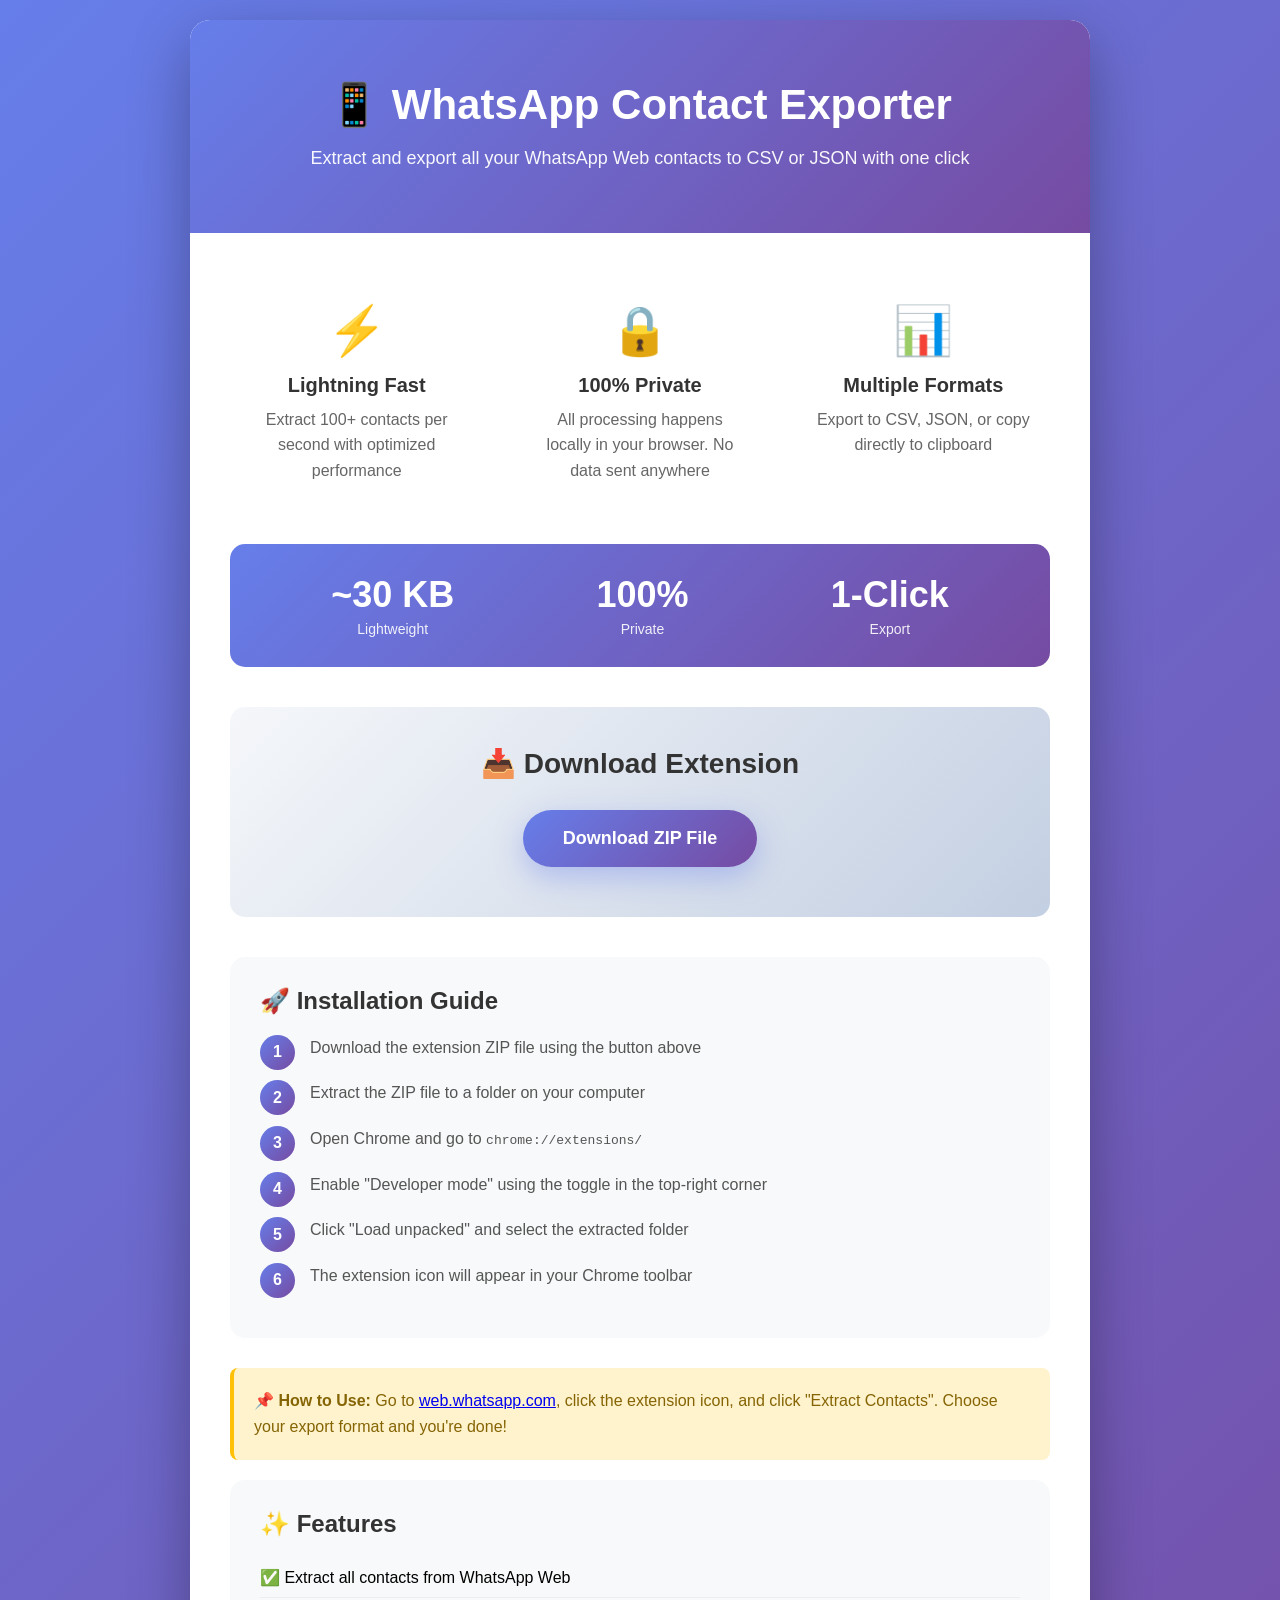
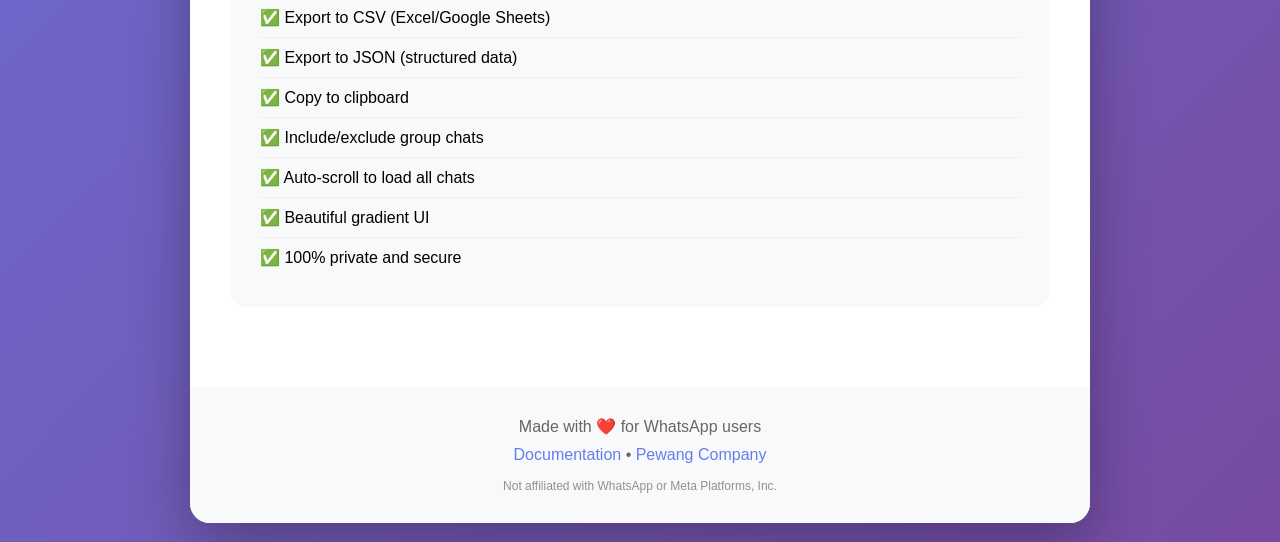
<file: public/index.html>
<!DOCTYPE html>
<html lang="en">
<head>
  <meta charset="UTF-8">
  <meta name="viewport" content="width=device-width, initial-scale=1.0">
  <meta name="description" content="Download WhatsApp Contact Exporter - Extract and export all your WhatsApp Web contacts to CSV or JSON">
  <title>WhatsApp Contact Exporter - Chrome Extension Download</title>
  <link rel="icon" type="image/png" href="/extension/icons/icon48.png">
  <style>
    * {
      margin: 0;
      padding: 0;
      box-sizing: border-box;
    }

    body {
      font-family: -apple-system, BlinkMacSystemFont, 'Segoe UI', Roboto, Oxygen, Ubuntu, Cantarell, sans-serif;
      background: linear-gradient(135deg, #667eea 0%, #764ba2 100%);
      min-height: 100vh;
      display: flex;
      align-items: center;
      justify-content: center;
      padding: 20px;
    }

    .container {
      max-width: 900px;
      background: white;
      border-radius: 20px;
      box-shadow: 0 20px 60px rgba(0, 0, 0, 0.3);
      overflow: hidden;
    }

    .header {
      background: linear-gradient(135deg, #667eea 0%, #764ba2 100%);
      color: white;
      padding: 60px 40px;
      text-align: center;
    }

    .header h1 {
      font-size: 42px;
      margin-bottom: 15px;
      font-weight: 700;
    }

    .header p {
      font-size: 18px;
      opacity: 0.95;
      line-height: 1.6;
    }

    .content {
      padding: 50px 40px;
    }

    .features {
      display: grid;
      grid-template-columns: repeat(auto-fit, minmax(250px, 1fr));
      gap: 30px;
      margin-bottom: 40px;
    }

    .feature {
      text-align: center;
      padding: 20px;
    }

    .feature-icon {
      font-size: 48px;
      margin-bottom: 15px;
    }

    .feature h3 {
      font-size: 20px;
      margin-bottom: 10px;
      color: #333;
    }

    .feature p {
      color: #666;
      line-height: 1.6;
    }

    .download-section {
      background: linear-gradient(135deg, #f5f7fa 0%, #c3cfe2 100%);
      padding: 40px;
      border-radius: 15px;
      text-align: center;
      margin-bottom: 40px;
    }

    .download-section h2 {
      font-size: 28px;
      margin-bottom: 20px;
      color: #333;
    }

    .download-btn {
      display: inline-block;
      background: linear-gradient(135deg, #667eea 0%, #764ba2 100%);
      color: white;
      padding: 18px 40px;
      border-radius: 50px;
      text-decoration: none;
      font-size: 18px;
      font-weight: 600;
      box-shadow: 0 10px 30px rgba(102, 126, 234, 0.4);
      transition: all 0.3s ease;
      margin: 10px;
    }

    .download-btn:hover {
      transform: translateY(-3px);
      box-shadow: 0 15px 40px rgba(102, 126, 234, 0.5);
    }

    .download-btn.secondary {
      background: white;
      color: #667eea;
      border: 2px solid #667eea;
    }

    .download-btn.secondary:hover {
      background: #667eea;
      color: white;
    }

    .installation {
      background: #f8f9fa;
      padding: 30px;
      border-radius: 15px;
      margin-bottom: 30px;
    }

    .installation h3 {
      font-size: 24px;
      margin-bottom: 20px;
      color: #333;
    }

    .steps {
      list-style: none;
      counter-reset: step-counter;
    }

    .steps li {
      counter-increment: step-counter;
      margin-bottom: 20px;
      padding-left: 50px;
      position: relative;
      line-height: 1.6;
      color: #555;
    }

    .steps li::before {
      content: counter(step-counter);
      position: absolute;
      left: 0;
      top: 0;
      background: linear-gradient(135deg, #667eea 0%, #764ba2 100%);
      color: white;
      width: 35px;
      height: 35px;
      border-radius: 50%;
      display: flex;
      align-items: center;
      justify-content: center;
      font-weight: bold;
    }

    .info-box {
      background: #fff3cd;
      border-left: 4px solid #ffc107;
      padding: 20px;
      border-radius: 8px;
      margin: 20px 0;
    }

    .info-box p {
      color: #856404;
      line-height: 1.6;
    }

    .footer {
      text-align: center;
      padding: 30px;
      background: #f8f9fa;
      color: #666;
    }

    .footer a {
      color: #667eea;
      text-decoration: none;
    }

    .footer a:hover {
      text-decoration: underline;
    }

    .stats {
      display: flex;
      justify-content: space-around;
      margin: 40px 0;
      padding: 30px;
      background: linear-gradient(135deg, #667eea 0%, #764ba2 100%);
      border-radius: 15px;
      color: white;
    }

    .stat {
      text-align: center;
    }

    .stat-number {
      font-size: 36px;
      font-weight: bold;
      margin-bottom: 5px;
    }

    .stat-label {
      font-size: 14px;
      opacity: 0.9;
    }

    @media (max-width: 768px) {
      .header h1 {
        font-size: 32px;
      }

      .header p {
        font-size: 16px;
      }

      .content {
        padding: 30px 20px;
      }

      .features {
        grid-template-columns: 1fr;
      }

      .stats {
        flex-direction: column;
        gap: 20px;
      }
    }
  </style>
</head>
<body>
  <div class="container">
    <div class="header">
      <h1>📱 WhatsApp Contact Exporter</h1>
      <p>Extract and export all your WhatsApp Web contacts to CSV or JSON with one click</p>
    </div>

    <div class="content">
      <div class="features">
        <div class="feature">
          <div class="feature-icon">⚡</div>
          <h3>Lightning Fast</h3>
          <p>Extract 100+ contacts per second with optimized performance</p>
        </div>
        <div class="feature">
          <div class="feature-icon">🔒</div>
          <h3>100% Private</h3>
          <p>All processing happens locally in your browser. No data sent anywhere</p>
        </div>
        <div class="feature">
          <div class="feature-icon">📊</div>
          <h3>Multiple Formats</h3>
          <p>Export to CSV, JSON, or copy directly to clipboard</p>
        </div>
      </div>

      <div class="stats">
        <div class="stat">
          <div class="stat-number">~30 KB</div>
          <div class="stat-label">Lightweight</div>
        </div>
        <div class="stat">
          <div class="stat-number">100%</div>
          <div class="stat-label">Private</div>
        </div>
        <div class="stat">
          <div class="stat-number">1-Click</div>
          <div class="stat-label">Export</div>
        </div>
      </div>

      <div class="download-section">
        <h2>📥 Download Extension</h2>
        <a href="/extension.zip" class="download-btn" download>
          Download ZIP File
        </a>
      </div>

      <div class="installation">
        <h3>🚀 Installation Guide</h3>
        <ol class="steps">
          <li>Download the extension ZIP file using the button above</li>
          <li>Extract the ZIP file to a folder on your computer</li>
          <li>Open Chrome and go to <code>chrome://extensions/</code></li>
          <li>Enable "Developer mode" using the toggle in the top-right corner</li>
          <li>Click "Load unpacked" and select the extracted folder</li>
          <li>The extension icon will appear in your Chrome toolbar</li>
        </ol>
      </div>

      <div class="info-box">
        <p><strong>📌 How to Use:</strong> Go to <a href="https://web.whatsapp.com" target="_blank">web.whatsapp.com</a>, click the extension icon, and click "Extract Contacts". Choose your export format and you're done!</p>
      </div>

      <div class="installation">
        <h3>✨ Features</h3>
        <ul style="list-style: none; padding-left: 0;">
          <li style="padding: 10px 0; border-bottom: 1px solid #eee;">✅ Extract all contacts from WhatsApp Web</li>
          <li style="padding: 10px 0; border-bottom: 1px solid #eee;">✅ Export to CSV (Excel/Google Sheets)</li>
          <li style="padding: 10px 0; border-bottom: 1px solid #eee;">✅ Export to JSON (structured data)</li>
          <li style="padding: 10px 0; border-bottom: 1px solid #eee;">✅ Copy to clipboard</li>
          <li style="padding: 10px 0; border-bottom: 1px solid #eee;">✅ Include/exclude group chats</li>
          <li style="padding: 10px 0; border-bottom: 1px solid #eee;">✅ Auto-scroll to load all chats</li>
          <li style="padding: 10px 0; border-bottom: 1px solid #eee;">✅ Beautiful gradient UI</li>
          <li style="padding: 10px 0;">✅ 100% private and secure</li>
        </ul>
      </div>
    </div>

    <div class="footer">
      <p>Made with ❤️ for WhatsApp users</p>
      <p style="margin-top: 10px;">
        <a href="/docs.html" target="_blank">Documentation</a> • 
        <a href="https://pewang.company" target="_blank">Pewang Company</a>
      </p>
      <p style="margin-top: 15px; font-size: 12px; opacity: 0.7;">
        Not affiliated with WhatsApp or Meta Platforms, Inc.
      </p>
    </div>
  </div>
</body>
</html>
</file>
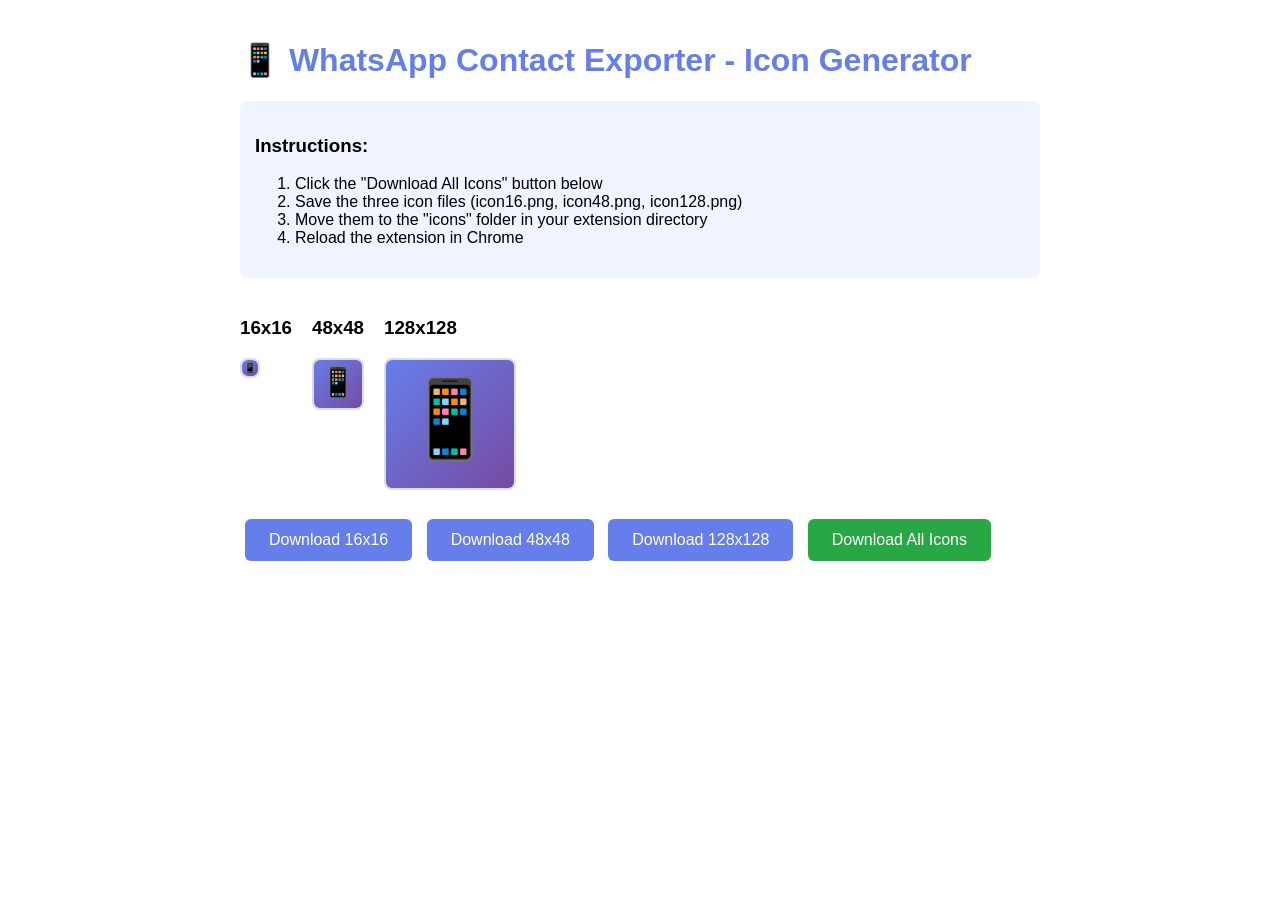
<file: create-icons.html>
<!DOCTYPE html>
<html lang="en">
<head>
  <meta charset="UTF-8">
  <meta name="viewport" content="width=device-width, initial-scale=1.0">
  <title>Create Extension Icons</title>
  <style>
    body {
      font-family: Arial, sans-serif;
      padding: 20px;
      max-width: 800px;
      margin: 0 auto;
    }
    h1 {
      color: #667eea;
    }
    .icon-container {
      display: flex;
      gap: 20px;
      margin: 20px 0;
    }
    canvas {
      border: 2px solid #ddd;
      border-radius: 8px;
    }
    button {
      background: #667eea;
      color: white;
      border: none;
      padding: 12px 24px;
      border-radius: 6px;
      cursor: pointer;
      font-size: 16px;
      margin: 5px;
    }
    button:hover {
      background: #764ba2;
    }
    .instructions {
      background: #f0f4ff;
      padding: 15px;
      border-radius: 8px;
      margin: 20px 0;
    }
  </style>
</head>
<body>
  <h1>📱 WhatsApp Contact Exporter - Icon Generator</h1>
  
  <div class="instructions">
    <h3>Instructions:</h3>
    <ol>
      <li>Click the "Download All Icons" button below</li>
      <li>Save the three icon files (icon16.png, icon48.png, icon128.png)</li>
      <li>Move them to the "icons" folder in your extension directory</li>
      <li>Reload the extension in Chrome</li>
    </ol>
  </div>

  <div class="icon-container">
    <div>
      <h3>16x16</h3>
      <canvas id="icon16" width="16" height="16"></canvas>
    </div>
    <div>
      <h3>48x48</h3>
      <canvas id="icon48" width="48" height="48"></canvas>
    </div>
    <div>
      <h3>128x128</h3>
      <canvas id="icon128" width="128" height="128"></canvas>
    </div>
  </div>

  <div>
    <button onclick="downloadIcon('icon16', 'icon16.png')">Download 16x16</button>
    <button onclick="downloadIcon('icon48', 'icon48.png')">Download 48x48</button>
    <button onclick="downloadIcon('icon128', 'icon128.png')">Download 128x128</button>
    <button onclick="downloadAllIcons()" style="background: #28a745;">Download All Icons</button>
  </div>

  <script>
    function drawIcon(canvasId, size) {
      const canvas = document.getElementById(canvasId);
      const ctx = canvas.getContext('2d');
      
      // Background gradient
      const gradient = ctx.createLinearGradient(0, 0, size, size);
      gradient.addColorStop(0, '#667eea');
      gradient.addColorStop(1, '#764ba2');
      ctx.fillStyle = gradient;
      ctx.fillRect(0, 0, size, size);
      
      // Draw phone icon
      ctx.fillStyle = 'white';
      ctx.font = `bold ${size * 0.6}px Arial`;
      ctx.textAlign = 'center';
      ctx.textBaseline = 'middle';
      ctx.fillText('📱', size / 2, size / 2);
    }

    function downloadIcon(canvasId, filename) {
      const canvas = document.getElementById(canvasId);
      const link = document.createElement('a');
      link.download = filename;
      link.href = canvas.toDataURL('image/png');
      link.click();
    }

    function downloadAllIcons() {
      setTimeout(() => downloadIcon('icon16', 'icon16.png'), 100);
      setTimeout(() => downloadIcon('icon48', 'icon48.png'), 300);
      setTimeout(() => downloadIcon('icon128', 'icon128.png'), 500);
      alert('Downloading all icons! Check your downloads folder.');
    }

    // Draw icons on page load
    drawIcon('icon16', 16);
    drawIcon('icon48', 48);
    drawIcon('icon128', 128);
  </script>
</body>
</html>
</file>
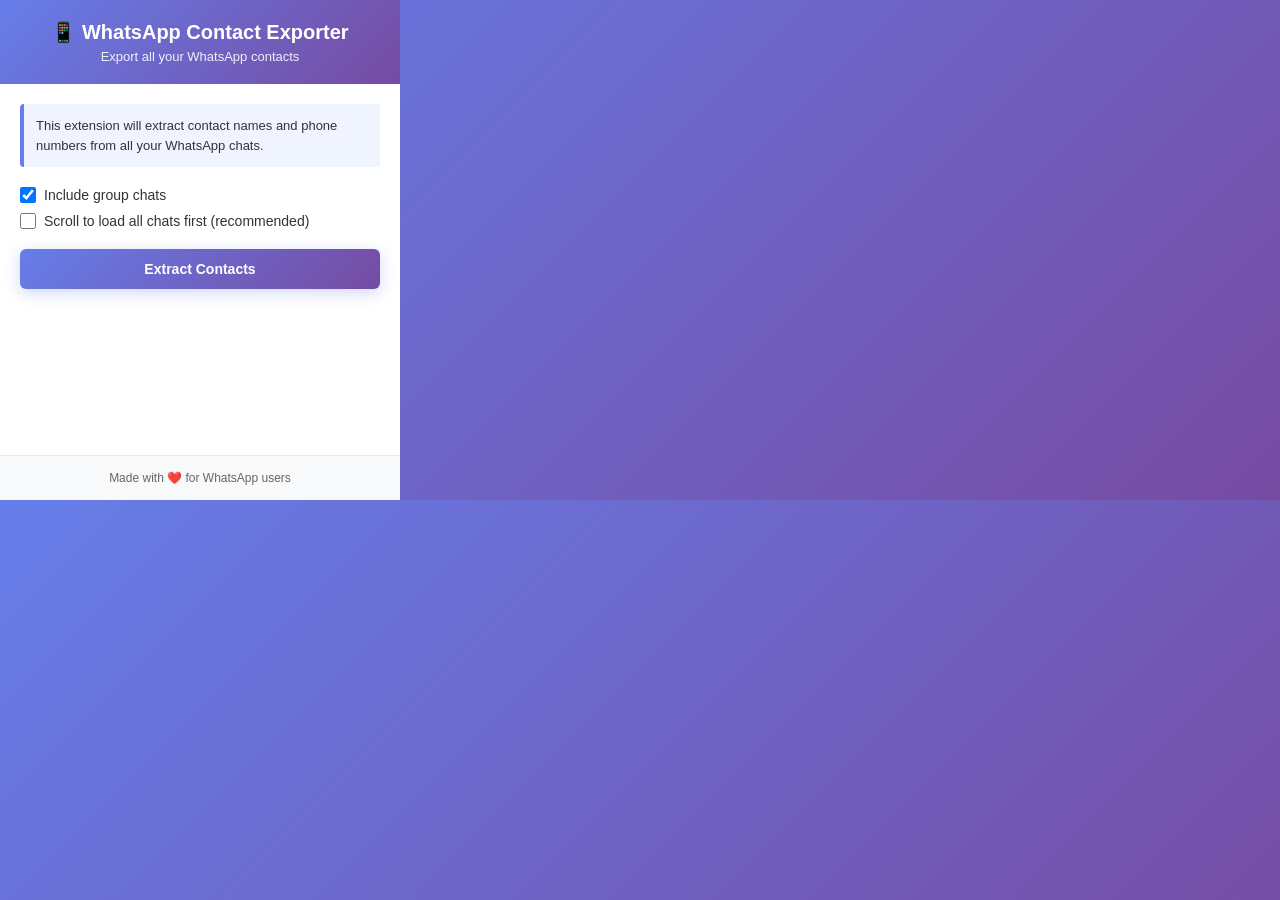
<file: popup.html>
<!DOCTYPE html>
<html lang="en">
<head>
  <meta charset="UTF-8">
  <meta name="viewport" content="width=device-width, initial-scale=1.0">
  <title>WhatsApp Contact Exporter</title>
  <link rel="stylesheet" href="popup.css">
</head>
<body>
  <div class="container">
    <div class="header">
      <h1>📱 WhatsApp Contact Exporter</h1>
      <p class="subtitle">Export all your WhatsApp contacts</p>
    </div>

    <div id="status" class="status hidden"></div>

    <div id="notWhatsApp" class="warning hidden">
      <p>⚠️ Please open WhatsApp Web first!</p>
      <p class="small">Navigate to <a href="https://web.whatsapp.com" target="_blank">web.whatsapp.com</a></p>
    </div>

    <div id="mainContent" class="main-content">
      <div class="info-box">
        <p>This extension will extract contact names and phone numbers from all your WhatsApp chats.</p>
      </div>

      <div class="options">
        <label class="checkbox-label">
          <input type="checkbox" id="includeGroups" checked>
          <span>Include group chats</span>
        </label>
        <label class="checkbox-label">
          <input type="checkbox" id="scrollFirst">
          <span>Scroll to load all chats first (recommended)</span>
        </label>
      </div>

      <div class="button-group">
        <button id="extractBtn" class="btn btn-primary">
          <span class="btn-text">Extract Contacts</span>
          <span class="btn-loader hidden">⏳</span>
        </button>
      </div>

      <div id="results" class="results hidden">
        <div class="results-header">
          <h3>Results</h3>
          <p id="resultCount"></p>
        </div>
        
        <div class="export-buttons">
          <button id="exportCsvBtn" class="btn btn-secondary">
            📄 Export as CSV
          </button>
          <button id="exportJsonBtn" class="btn btn-secondary">
            📋 Export as JSON
          </button>
          <button id="copyBtn" class="btn btn-secondary">
            📋 Copy to Clipboard
          </button>
        </div>

        <div class="preview">
          <h4>Preview (first 10 contacts):</h4>
          <div id="previewList" class="preview-list"></div>
        </div>
      </div>
    </div>

    <div class="footer">
      <p class="small">Made with ❤️ for WhatsApp users</p>
    </div>
  </div>

  <script src="popup.js"></script>
</body>
</html>
</file>
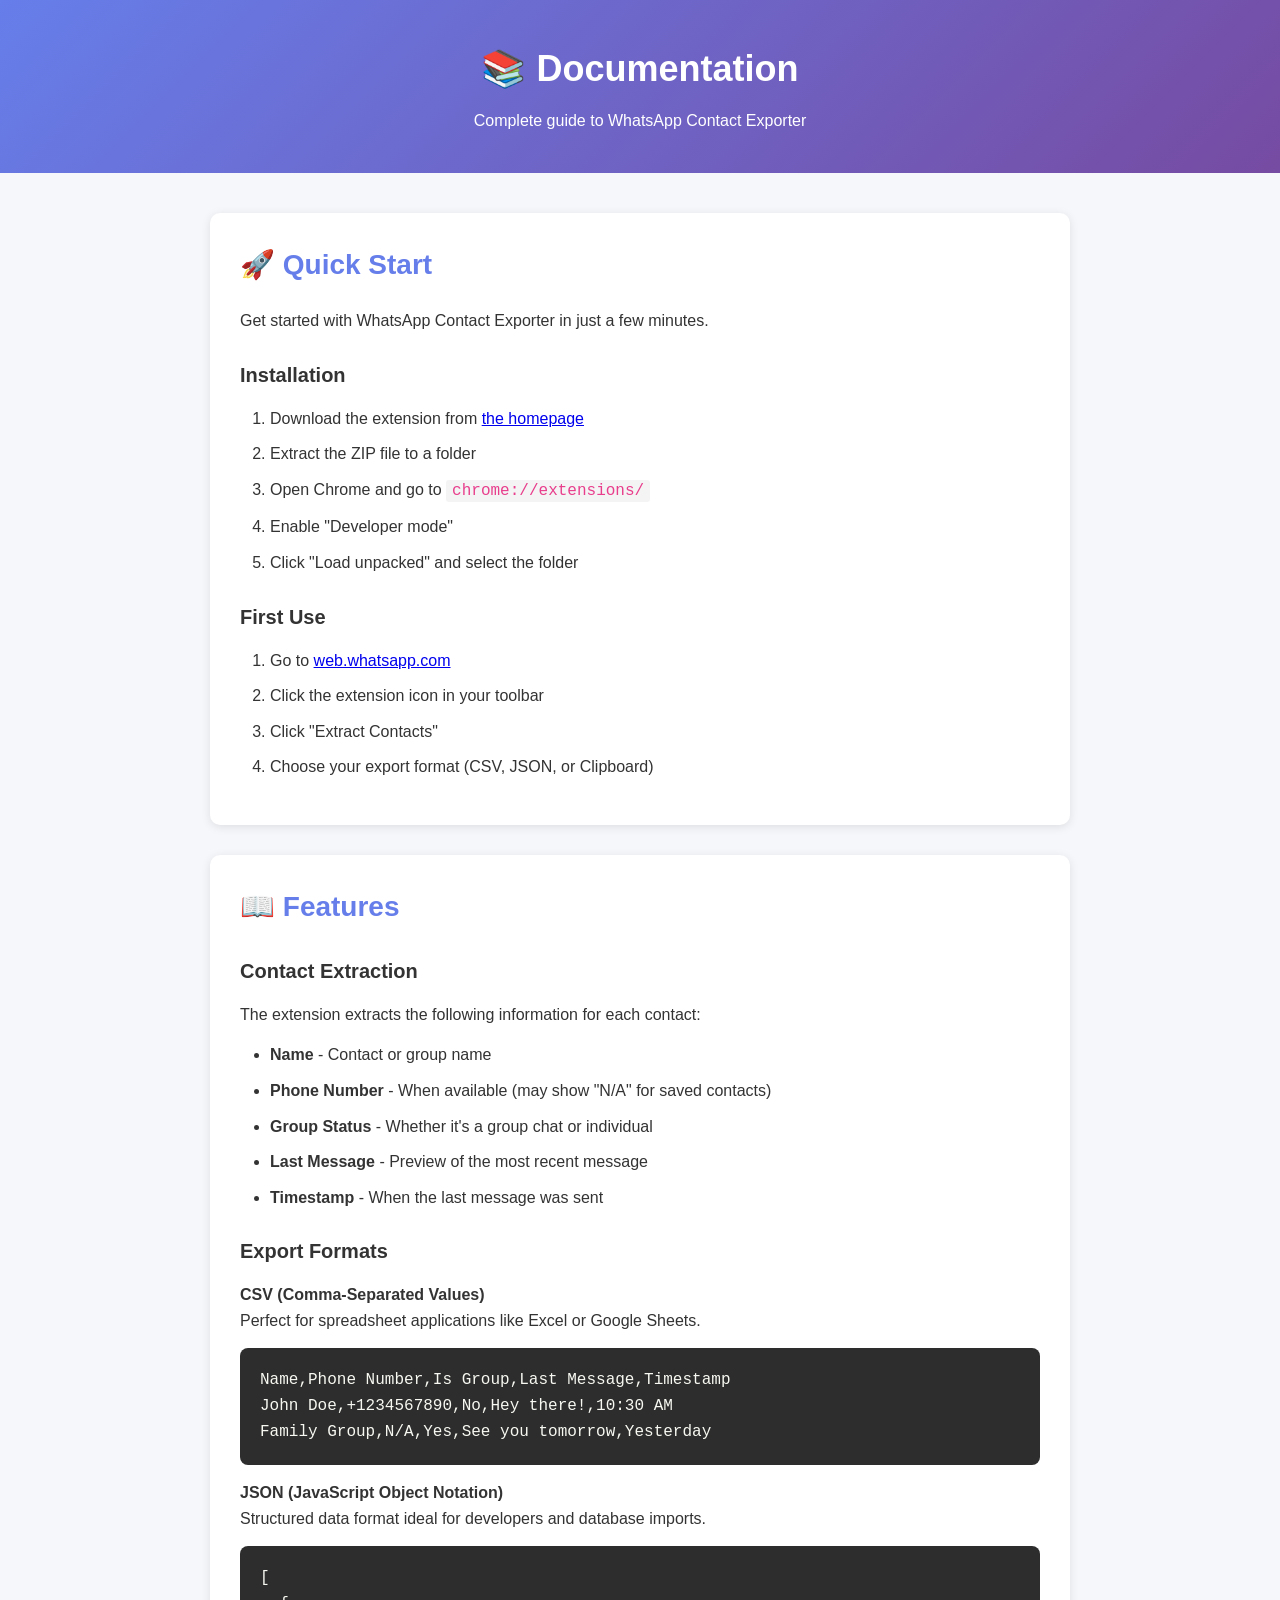
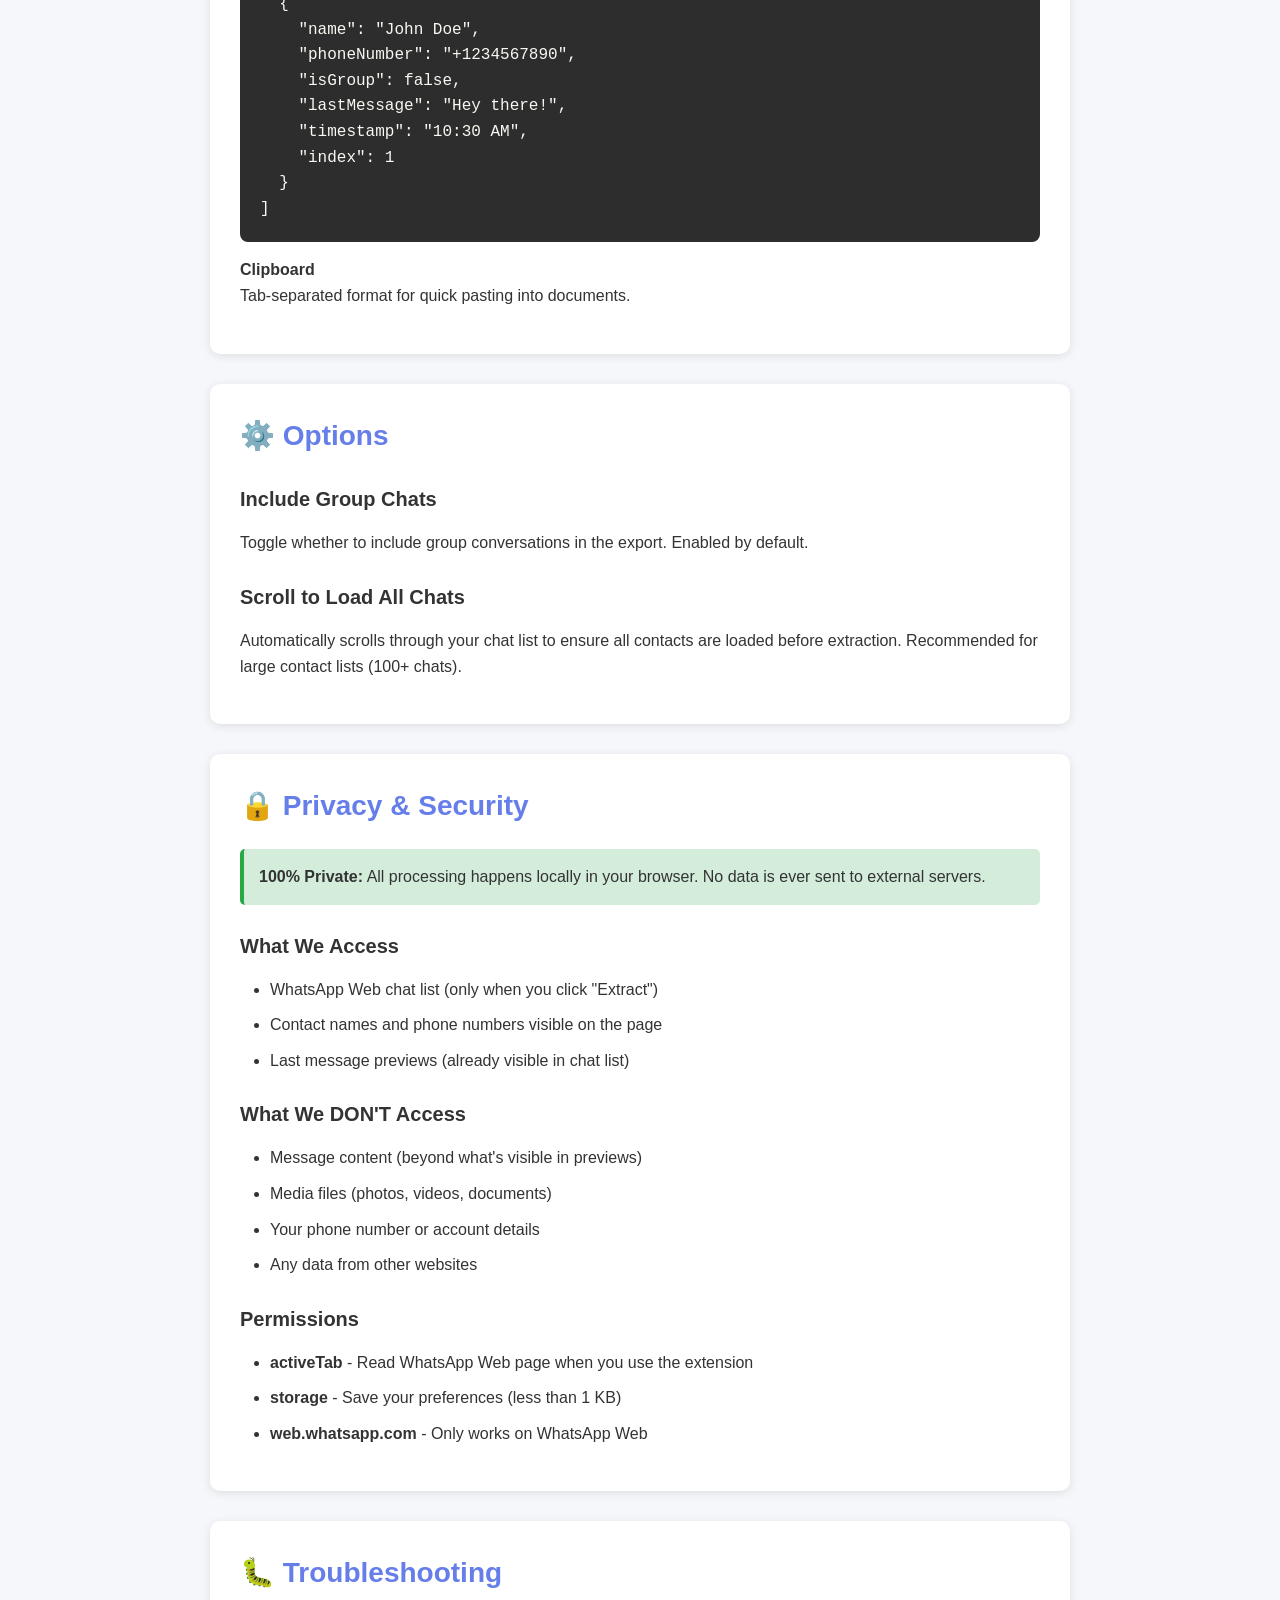
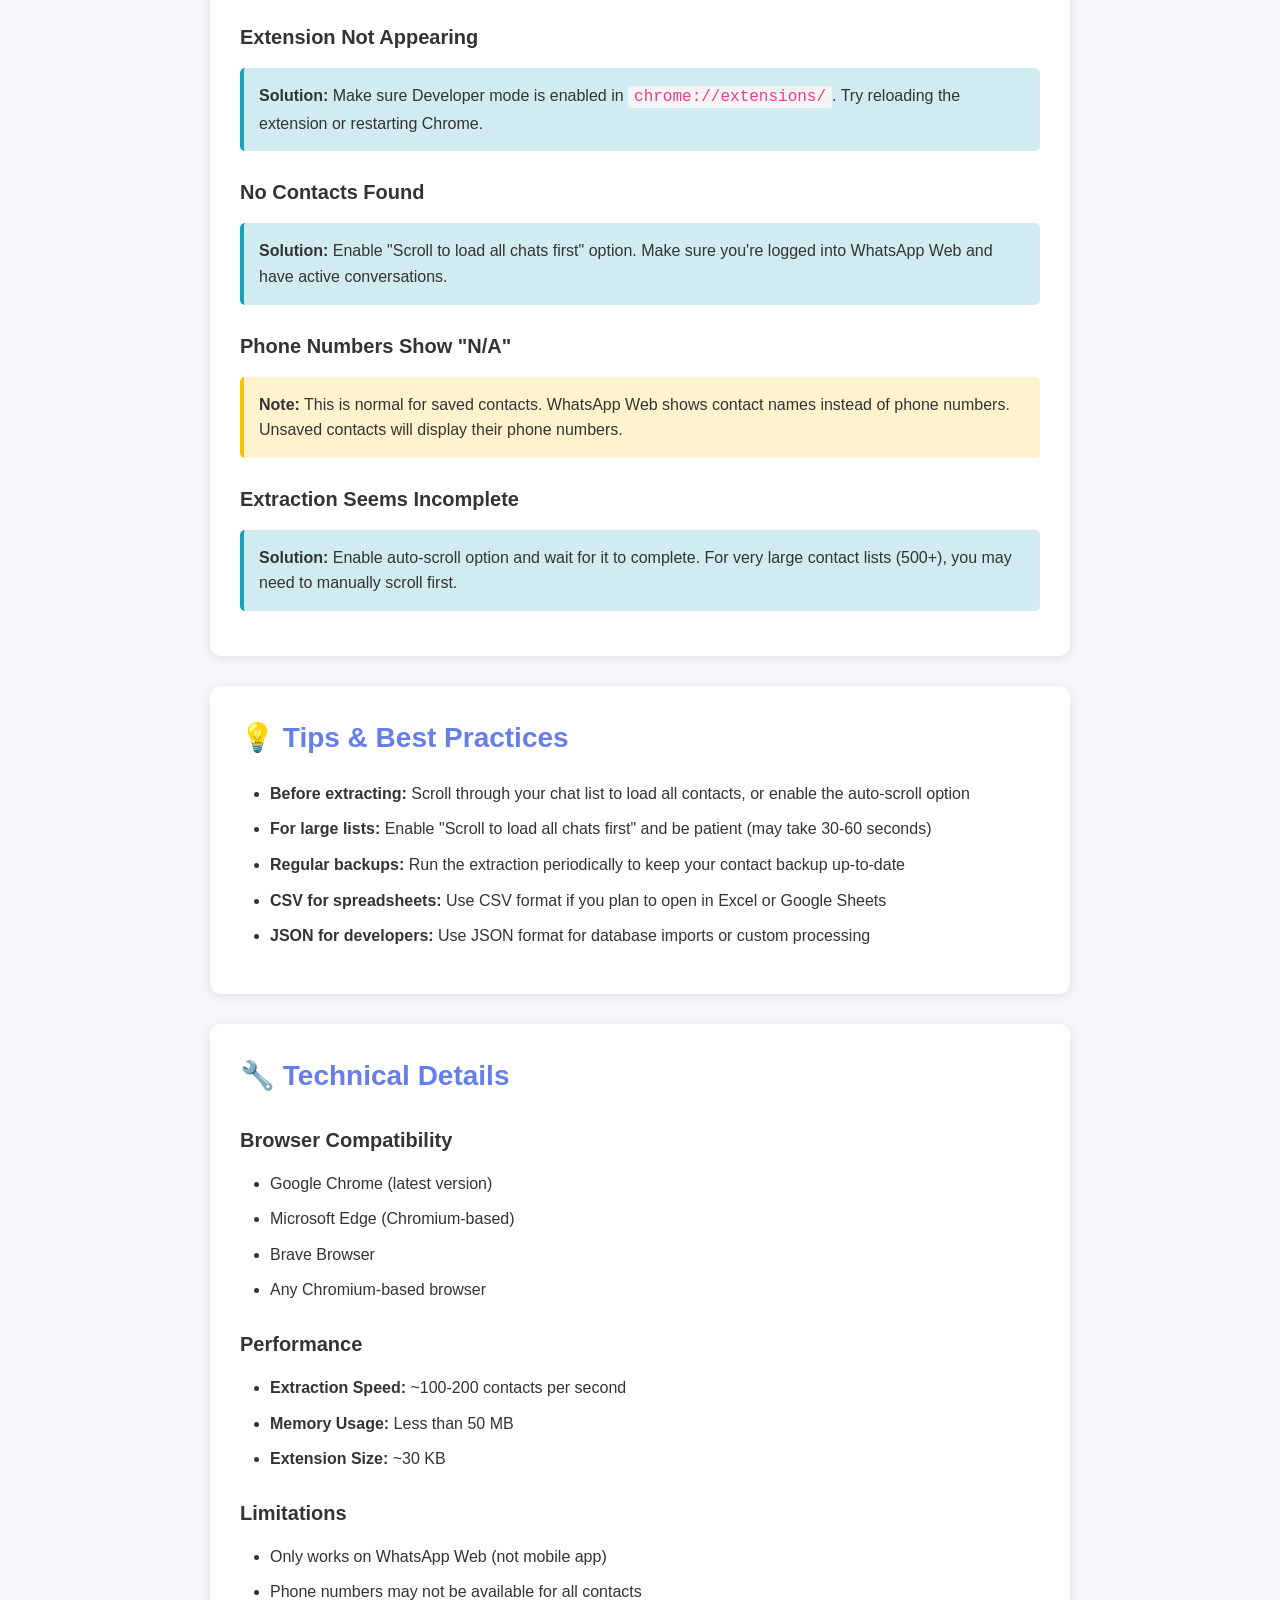
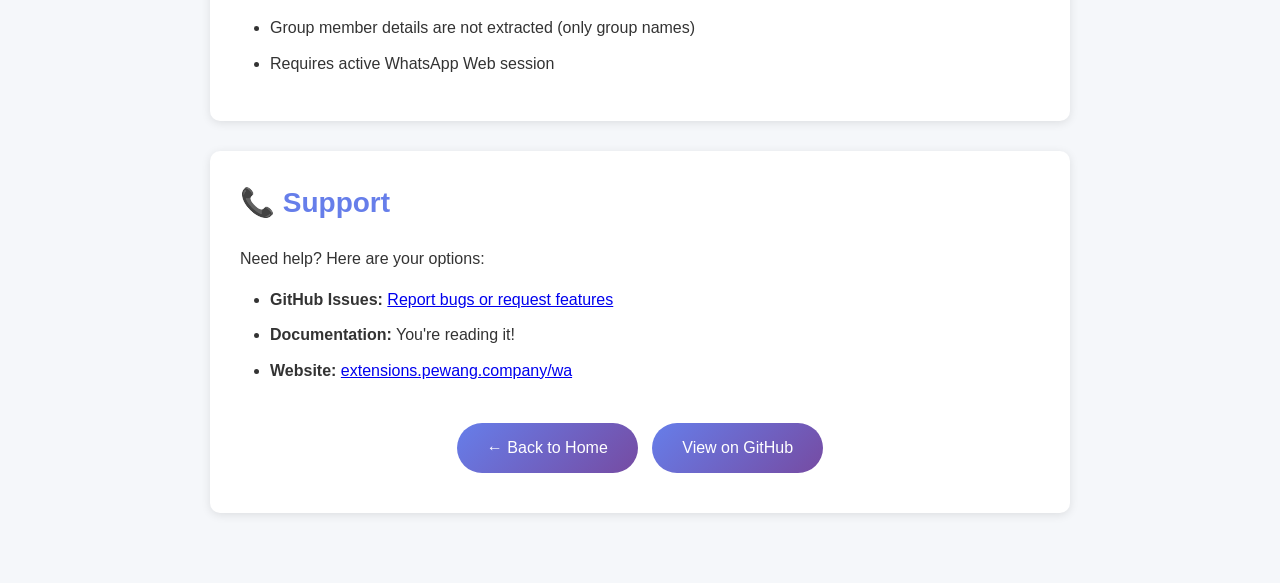
<file: public/docs.html>
<!DOCTYPE html>
<html lang="en">
<head>
  <meta charset="UTF-8">
  <meta name="viewport" content="width=device-width, initial-scale=1.0">
  <title>Documentation - WhatsApp Contact Exporter</title>
  <link rel="icon" type="image/png" href="/extension/icons/icon48.png">
  <style>
    * {
      margin: 0;
      padding: 0;
      box-sizing: border-box;
    }

    body {
      font-family: -apple-system, BlinkMacSystemFont, 'Segoe UI', Roboto, Oxygen, Ubuntu, Cantarell, sans-serif;
      line-height: 1.6;
      color: #333;
      background: #f5f7fa;
    }

    .header {
      background: linear-gradient(135deg, #667eea 0%, #764ba2 100%);
      color: white;
      padding: 40px 20px;
      text-align: center;
    }

    .header h1 {
      font-size: 36px;
      margin-bottom: 10px;
    }

    .container {
      max-width: 900px;
      margin: 0 auto;
      padding: 40px 20px;
    }

    .doc-section {
      background: white;
      padding: 30px;
      margin-bottom: 30px;
      border-radius: 10px;
      box-shadow: 0 2px 10px rgba(0, 0, 0, 0.1);
    }

    .doc-section h2 {
      color: #667eea;
      margin-bottom: 20px;
      font-size: 28px;
    }

    .doc-section h3 {
      color: #333;
      margin: 25px 0 15px 0;
      font-size: 20px;
    }

    .doc-section p {
      margin-bottom: 15px;
    }

    .doc-section ul, .doc-section ol {
      margin-left: 30px;
      margin-bottom: 15px;
    }

    .doc-section li {
      margin-bottom: 10px;
    }

    code {
      background: #f4f4f4;
      padding: 2px 6px;
      border-radius: 3px;
      font-family: 'Courier New', monospace;
      color: #e83e8c;
    }

    pre {
      background: #2d2d2d;
      color: #f8f8f2;
      padding: 20px;
      border-radius: 8px;
      overflow-x: auto;
      margin: 15px 0;
    }

    pre code {
      background: none;
      color: #f8f8f2;
      padding: 0;
    }

    .btn {
      display: inline-block;
      background: linear-gradient(135deg, #667eea 0%, #764ba2 100%);
      color: white;
      padding: 12px 30px;
      border-radius: 25px;
      text-decoration: none;
      margin: 10px 5px;
      transition: transform 0.3s ease;
    }

    .btn:hover {
      transform: translateY(-2px);
    }

    .warning {
      background: #fff3cd;
      border-left: 4px solid #ffc107;
      padding: 15px;
      margin: 15px 0;
      border-radius: 5px;
    }

    .info {
      background: #d1ecf1;
      border-left: 4px solid #17a2b8;
      padding: 15px;
      margin: 15px 0;
      border-radius: 5px;
    }

    .success {
      background: #d4edda;
      border-left: 4px solid #28a745;
      padding: 15px;
      margin: 15px 0;
      border-radius: 5px;
    }
  </style>
</head>
<body>
  <div class="header">
    <h1>📚 Documentation</h1>
    <p>Complete guide to WhatsApp Contact Exporter</p>
  </div>

  <div class="container">
    <div class="doc-section">
      <h2>🚀 Quick Start</h2>
      <p>Get started with WhatsApp Contact Exporter in just a few minutes.</p>
      
      <h3>Installation</h3>
      <ol>
        <li>Download the extension from <a href="/">the homepage</a></li>
        <li>Extract the ZIP file to a folder</li>
        <li>Open Chrome and go to <code>chrome://extensions/</code></li>
        <li>Enable "Developer mode"</li>
        <li>Click "Load unpacked" and select the folder</li>
      </ol>

      <h3>First Use</h3>
      <ol>
        <li>Go to <a href="https://web.whatsapp.com" target="_blank">web.whatsapp.com</a></li>
        <li>Click the extension icon in your toolbar</li>
        <li>Click "Extract Contacts"</li>
        <li>Choose your export format (CSV, JSON, or Clipboard)</li>
      </ol>
    </div>

    <div class="doc-section">
      <h2>📖 Features</h2>
      
      <h3>Contact Extraction</h3>
      <p>The extension extracts the following information for each contact:</p>
      <ul>
        <li><strong>Name</strong> - Contact or group name</li>
        <li><strong>Phone Number</strong> - When available (may show "N/A" for saved contacts)</li>
        <li><strong>Group Status</strong> - Whether it's a group chat or individual</li>
        <li><strong>Last Message</strong> - Preview of the most recent message</li>
        <li><strong>Timestamp</strong> - When the last message was sent</li>
      </ul>

      <h3>Export Formats</h3>
      
      <h4>CSV (Comma-Separated Values)</h4>
      <p>Perfect for spreadsheet applications like Excel or Google Sheets.</p>
      <pre><code>Name,Phone Number,Is Group,Last Message,Timestamp
John Doe,+1234567890,No,Hey there!,10:30 AM
Family Group,N/A,Yes,See you tomorrow,Yesterday</code></pre>

      <h4>JSON (JavaScript Object Notation)</h4>
      <p>Structured data format ideal for developers and database imports.</p>
      <pre><code>[
  {
    "name": "John Doe",
    "phoneNumber": "+1234567890",
    "isGroup": false,
    "lastMessage": "Hey there!",
    "timestamp": "10:30 AM",
    "index": 1
  }
]</code></pre>

      <h4>Clipboard</h4>
      <p>Tab-separated format for quick pasting into documents.</p>
    </div>

    <div class="doc-section">
      <h2>⚙️ Options</h2>
      
      <h3>Include Group Chats</h3>
      <p>Toggle whether to include group conversations in the export. Enabled by default.</p>

      <h3>Scroll to Load All Chats</h3>
      <p>Automatically scrolls through your chat list to ensure all contacts are loaded before extraction. Recommended for large contact lists (100+ chats).</p>
    </div>

    <div class="doc-section">
      <h2>🔒 Privacy & Security</h2>
      
      <div class="success">
        <strong>100% Private:</strong> All processing happens locally in your browser. No data is ever sent to external servers.
      </div>

      <h3>What We Access</h3>
      <ul>
        <li>WhatsApp Web chat list (only when you click "Extract")</li>
        <li>Contact names and phone numbers visible on the page</li>
        <li>Last message previews (already visible in chat list)</li>
      </ul>

      <h3>What We DON'T Access</h3>
      <ul>
        <li>Message content (beyond what's visible in previews)</li>
        <li>Media files (photos, videos, documents)</li>
        <li>Your phone number or account details</li>
        <li>Any data from other websites</li>
      </ul>

      <h3>Permissions</h3>
      <ul>
        <li><strong>activeTab</strong> - Read WhatsApp Web page when you use the extension</li>
        <li><strong>storage</strong> - Save your preferences (less than 1 KB)</li>
        <li><strong>web.whatsapp.com</strong> - Only works on WhatsApp Web</li>
      </ul>
    </div>

    <div class="doc-section">
      <h2>🐛 Troubleshooting</h2>
      
      <h3>Extension Not Appearing</h3>
      <div class="info">
        <strong>Solution:</strong> Make sure Developer mode is enabled in <code>chrome://extensions/</code>. Try reloading the extension or restarting Chrome.
      </div>

      <h3>No Contacts Found</h3>
      <div class="info">
        <strong>Solution:</strong> Enable "Scroll to load all chats first" option. Make sure you're logged into WhatsApp Web and have active conversations.
      </div>

      <h3>Phone Numbers Show "N/A"</h3>
      <div class="warning">
        <strong>Note:</strong> This is normal for saved contacts. WhatsApp Web shows contact names instead of phone numbers. Unsaved contacts will display their phone numbers.
      </div>

      <h3>Extraction Seems Incomplete</h3>
      <div class="info">
        <strong>Solution:</strong> Enable auto-scroll option and wait for it to complete. For very large contact lists (500+), you may need to manually scroll first.
      </div>
    </div>

    <div class="doc-section">
      <h2>💡 Tips & Best Practices</h2>
      
      <ul>
        <li><strong>Before extracting:</strong> Scroll through your chat list to load all contacts, or enable the auto-scroll option</li>
        <li><strong>For large lists:</strong> Enable "Scroll to load all chats first" and be patient (may take 30-60 seconds)</li>
        <li><strong>Regular backups:</strong> Run the extraction periodically to keep your contact backup up-to-date</li>
        <li><strong>CSV for spreadsheets:</strong> Use CSV format if you plan to open in Excel or Google Sheets</li>
        <li><strong>JSON for developers:</strong> Use JSON format for database imports or custom processing</li>
      </ul>
    </div>

    <div class="doc-section">
      <h2>🔧 Technical Details</h2>
      
      <h3>Browser Compatibility</h3>
      <ul>
        <li>Google Chrome (latest version)</li>
        <li>Microsoft Edge (Chromium-based)</li>
        <li>Brave Browser</li>
        <li>Any Chromium-based browser</li>
      </ul>

      <h3>Performance</h3>
      <ul>
        <li><strong>Extraction Speed:</strong> ~100-200 contacts per second</li>
        <li><strong>Memory Usage:</strong> Less than 50 MB</li>
        <li><strong>Extension Size:</strong> ~30 KB</li>
      </ul>

      <h3>Limitations</h3>
      <ul>
        <li>Only works on WhatsApp Web (not mobile app)</li>
        <li>Phone numbers may not be available for all contacts</li>
        <li>Group member details are not extracted (only group names)</li>
        <li>Requires active WhatsApp Web session</li>
      </ul>
    </div>

    <div class="doc-section">
      <h2>📞 Support</h2>
      <p>Need help? Here are your options:</p>
      <ul>
        <li><strong>GitHub Issues:</strong> <a href="https://github.com/pewang-company/whatsapp-contact-exporter/issues" target="_blank">Report bugs or request features</a></li>
        <li><strong>Documentation:</strong> You're reading it!</li>
        <li><strong>Website:</strong> <a href="/">extensions.pewang.company/wa</a></li>
      </ul>
      
      <div style="text-align: center; margin-top: 30px;">
        <a href="/" class="btn">← Back to Home</a>
        <a href="https://github.com/pewang-company/whatsapp-contact-exporter" class="btn" target="_blank">View on GitHub</a>
      </div>
    </div>
  </div>
</body>
</html>
</file>
<file: popup.css>
* {
  margin: 0;
  padding: 0;
  box-sizing: border-box;
}

body {
  font-family: -apple-system, BlinkMacSystemFont, 'Segoe UI', Roboto, Oxygen, Ubuntu, Cantarell, sans-serif;
  width: 400px;
  min-height: 500px;
  background: linear-gradient(135deg, #667eea 0%, #764ba2 100%);
  color: #333;
}

.container {
  background: white;
  min-height: 500px;
  display: flex;
  flex-direction: column;
}

.header {
  background: linear-gradient(135deg, #667eea 0%, #764ba2 100%);
  color: white;
  padding: 20px;
  text-align: center;
}

.header h1 {
  font-size: 20px;
  margin-bottom: 5px;
  font-weight: 600;
}

.subtitle {
  font-size: 13px;
  opacity: 0.9;
}

.main-content {
  padding: 20px;
  flex: 1;
}

.info-box {
  background: #f0f4ff;
  border-left: 4px solid #667eea;
  padding: 12px;
  margin-bottom: 20px;
  border-radius: 4px;
  font-size: 13px;
  line-height: 1.5;
}

.options {
  margin-bottom: 20px;
}

.checkbox-label {
  display: flex;
  align-items: center;
  margin-bottom: 10px;
  cursor: pointer;
  font-size: 14px;
}

.checkbox-label input[type="checkbox"] {
  margin-right: 8px;
  cursor: pointer;
  width: 16px;
  height: 16px;
}

.button-group {
  margin-bottom: 20px;
}

.btn {
  width: 100%;
  padding: 12px 20px;
  border: none;
  border-radius: 6px;
  font-size: 14px;
  font-weight: 600;
  cursor: pointer;
  transition: all 0.3s ease;
  display: flex;
  align-items: center;
  justify-content: center;
  gap: 8px;
}

.btn:disabled {
  opacity: 0.6;
  cursor: not-allowed;
}

.btn-primary {
  background: linear-gradient(135deg, #667eea 0%, #764ba2 100%);
  color: white;
  box-shadow: 0 4px 15px rgba(102, 126, 234, 0.3);
}

.btn-primary:hover:not(:disabled) {
  transform: translateY(-2px);
  box-shadow: 0 6px 20px rgba(102, 126, 234, 0.4);
}

.btn-secondary {
  background: white;
  color: #667eea;
  border: 2px solid #667eea;
  margin-bottom: 8px;
}

.btn-secondary:hover {
  background: #667eea;
  color: white;
}

.status {
  padding: 12px;
  margin: 0 20px 15px 20px;
  border-radius: 6px;
  font-size: 13px;
  text-align: center;
  font-weight: 500;
}

.status.success {
  background: #d4edda;
  color: #155724;
  border: 1px solid #c3e6cb;
}

.status.error {
  background: #f8d7da;
  color: #721c24;
  border: 1px solid #f5c6cb;
}

.status.warning {
  background: #fff3cd;
  color: #856404;
  border: 1px solid #ffeaa7;
}

.status.info {
  background: #d1ecf1;
  color: #0c5460;
  border: 1px solid #bee5eb;
}

.warning {
  background: #fff3cd;
  border: 1px solid #ffeaa7;
  padding: 20px;
  margin: 20px;
  border-radius: 8px;
  text-align: center;
}

.warning p {
  margin-bottom: 10px;
  color: #856404;
}

.warning a {
  color: #667eea;
  text-decoration: none;
  font-weight: 600;
}

.warning a:hover {
  text-decoration: underline;
}

.results {
  margin-top: 20px;
  padding-top: 20px;
  border-top: 2px solid #e9ecef;
}

.results-header h3 {
  font-size: 16px;
  margin-bottom: 5px;
  color: #667eea;
}

.results-header p {
  font-size: 13px;
  color: #666;
  margin-bottom: 15px;
}

.export-buttons {
  margin-bottom: 20px;
}

.preview h4 {
  font-size: 14px;
  margin-bottom: 10px;
  color: #333;
}

.preview-list {
  max-height: 200px;
  overflow-y: auto;
  border: 1px solid #e9ecef;
  border-radius: 6px;
  padding: 10px;
  background: #f8f9fa;
}

.preview-item {
  padding: 8px;
  margin-bottom: 8px;
  background: white;
  border-radius: 4px;
  border-left: 3px solid #667eea;
}

.preview-name {
  font-weight: 600;
  font-size: 13px;
  margin-bottom: 3px;
  color: #333;
}

.preview-phone {
  font-size: 12px;
  color: #666;
  font-family: 'Courier New', monospace;
}

.group-badge {
  display: inline-block;
  background: #667eea;
  color: white;
  font-size: 10px;
  padding: 2px 6px;
  border-radius: 3px;
  margin-top: 4px;
  font-weight: 600;
}

.preview-more {
  text-align: center;
  padding: 10px;
  color: #666;
  font-size: 12px;
  font-style: italic;
}

.footer {
  background: #f8f9fa;
  padding: 15px;
  text-align: center;
  border-top: 1px solid #e9ecef;
}

.small {
  font-size: 12px;
  color: #666;
}

.hidden {
  display: none !important;
}

.btn-loader {
  animation: spin 1s linear infinite;
}

@keyframes spin {
  from {
    transform: rotate(0deg);
  }
  to {
    transform: rotate(360deg);
  }
}

::-webkit-scrollbar {
  width: 8px;
}

::-webkit-scrollbar-track {
  background: #f1f1f1;
  border-radius: 4px;
}

::-webkit-scrollbar-thumb {
  background: #667eea;
  border-radius: 4px;
}

::-webkit-scrollbar-thumb:hover {
  background: #764ba2;
}
</file>
